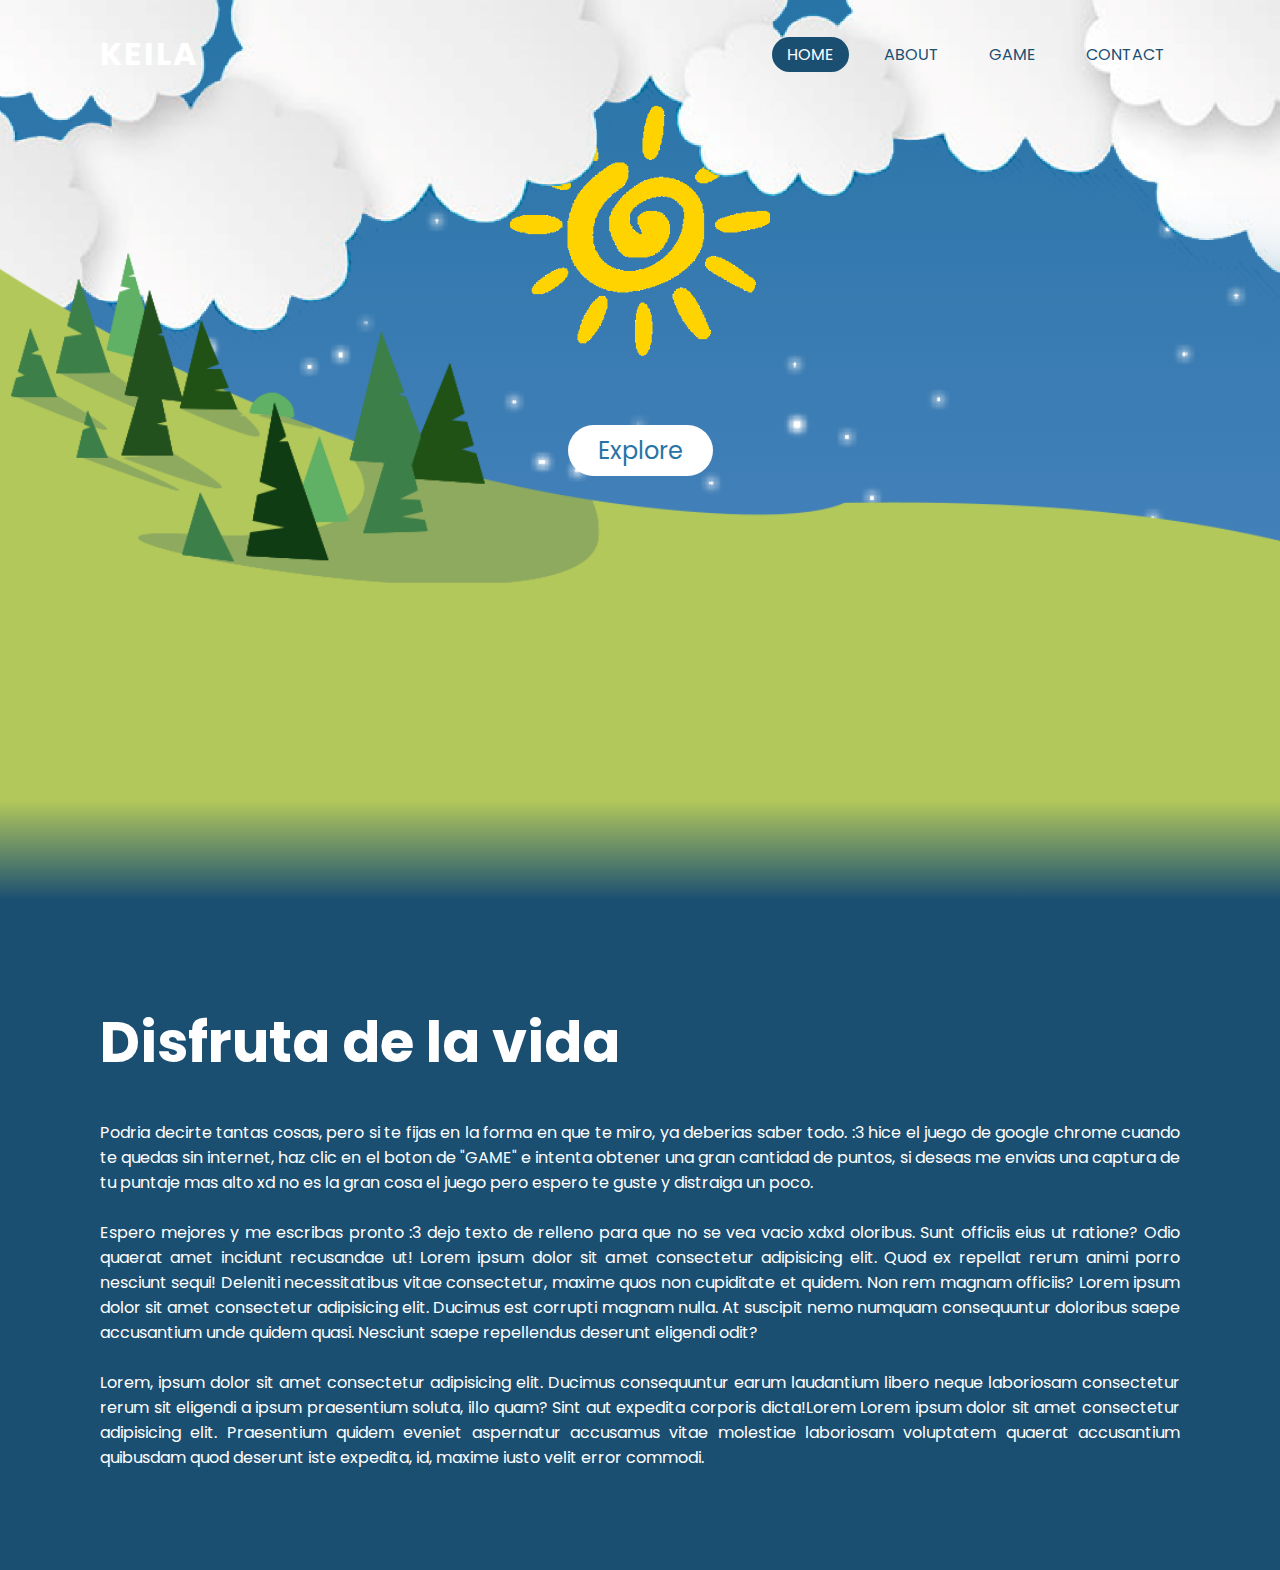
<file: page/index.html>
<!DOCTYPE html>
<html lang="en">
<head>
    <meta charset="UTF-8">
    <meta http-equiv="X-UA-Compatible" content="IE=edge">
    <meta name="viewport" content="width=device-width, initial-scale=1.0">
    <title>con mucho love :3</title>
    <link rel="stylesheet" href="style.css">
    <link rel="preconnect" href="https://fonts.googleapis.com">
    <link rel="preconnect" href="https://fonts.gstatic.com" crossorigin>
    <link href="https://fonts.googleapis.com/css2?family=Poppins:wght@600&display=swap" rel="stylesheet"> 
</head>
<body>
    <header>
        <a href="#" class="k">KEILA</a>
        <ul>
            <li><a href="index.html" id="active">HOME</a></li>
            <li><a href="about.html">ABOUT</a></li>
            <li><a href="juego.html">GAME</a></li>
            <li><a href="https://wa.link/uboev3">CONTACT</a></li>
        </ul>
    </header>
    <section>
        <img src="est.png" class="star" id="stars">
        <img src="ssss.png" class="sun" id="sol">
        <img src="nub.png" alt="" id="nub">
        <h2 id="text">Espero Mejores</h2>
        <a href="#sec" id="btn">Explore</a>
        <img src="montanias.png" class="mont" id="monta">
    </section>
    <div class="sec" id="sec">
        <h2>Disfruta de la vida</h2>
        <br>
        <p>Podria decirte tantas cosas, pero si te fijas en la forma en que te miro, ya deberias saber todo. :3 
            hice el juego de google chrome cuando te quedas sin internet, haz clic en el boton de "GAME" e intenta obtener una gran cantidad de puntos, si deseas me envias una captura de tu puntaje mas alto xd no es la gran cosa el juego pero espero te guste y distraiga un poco.
            <br><br>
            Espero mejores y me escribas pronto :3 dejo texto de relleno para que no se vea vacio xdxd oloribus. Sunt officiis eius ut ratione? Odio quaerat amet incidunt recusandae ut! Lorem ipsum dolor sit amet consectetur adipisicing elit. Quod ex repellat rerum animi porro nesciunt sequi! Deleniti necessitatibus vitae consectetur, maxime quos non cupiditate et quidem. Non rem magnam officiis? Lorem ipsum dolor sit amet consectetur adipisicing elit. Ducimus est corrupti magnam nulla. At suscipit nemo numquam consequuntur doloribus saepe accusantium unde quidem quasi. Nesciunt saepe repellendus deserunt eligendi odit? <br> <br>
        Lorem, ipsum dolor sit amet consectetur adipisicing elit. Ducimus consequuntur earum laudantium libero neque laboriosam consectetur rerum sit eligendi a ipsum praesentium soluta, illo quam? Sint aut expedita corporis dicta!Lorem Lorem ipsum dolor sit amet consectetur adipisicing elit. Praesentium quidem eveniet aspernatur accusamus vitae molestiae laboriosam voluptatem quaerat accusantium quibusdam quod deserunt iste expedita, id, maxime iusto velit error commodi. <br></p>
    </div>

    <script>
        alert('Ingresa desde una PC o se vera feo :,c')
        let stars = document.getElementById('stars');
        let sun = document.getElementById('sol');
        let mont = document.getElementById('mont');
        let text = document.getElementById('text');
        let btn = document.getElementById('btn');
        let nub = document.getElementById('nub');

        window.addEventListener('scroll', function(){
            let value = window.scrollY;
            nub.style.bottom = value * 5 + 'px';
            text.style.marginRight = value * 3 + 'px';
            btn.style.marginTop = value * 1.25 + 'px';
            stars.style.left = value * 0.25 + 'px';
            sun.style.top = value * 0.75 + 'px';
            mont.style.top = value * 0.5 + 'px';
            
            
        })


    </script>
    
</body>
</html>
</file>
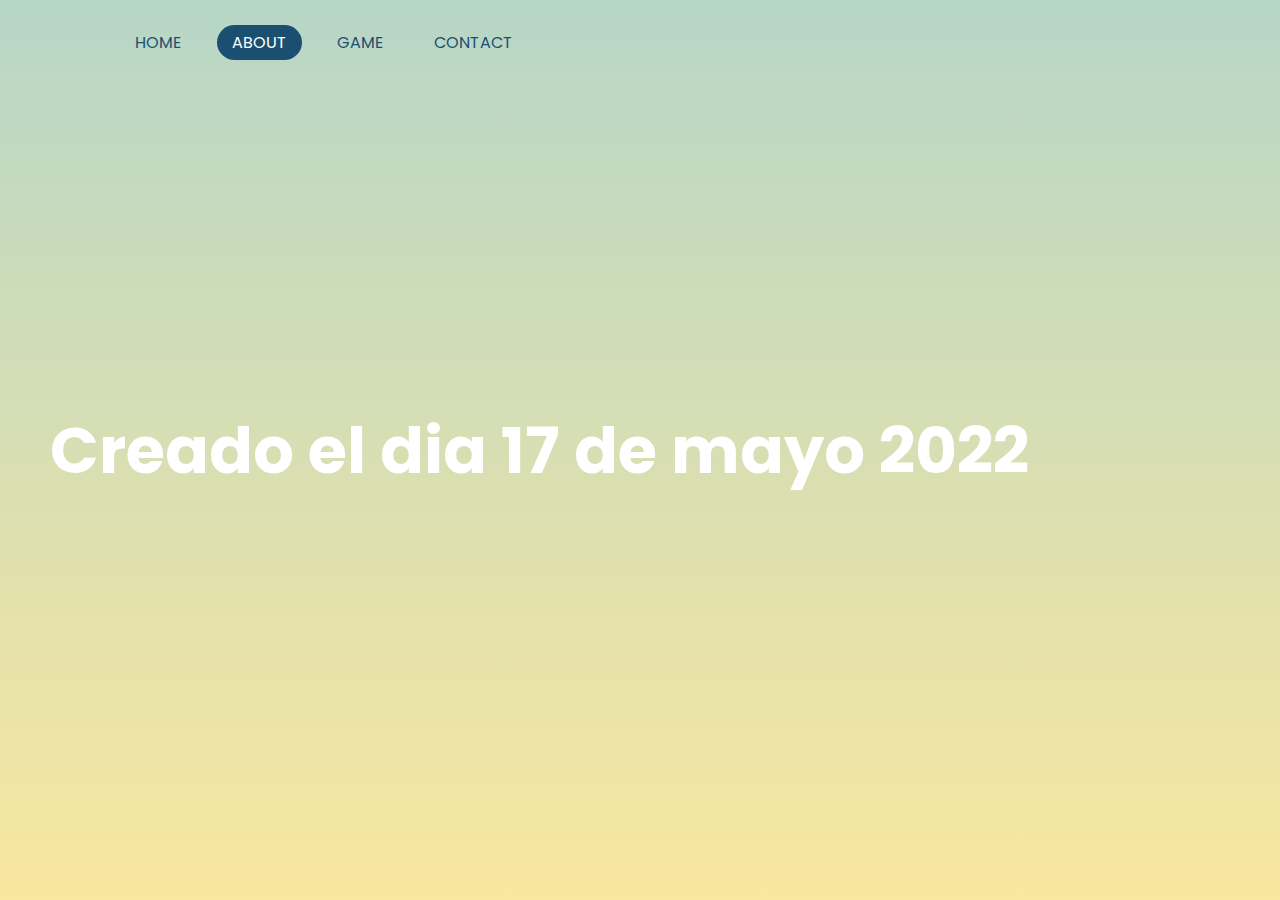
<file: page/about.html>
<!DOCTYPE html>
<html lang="en">
<head>
    <meta charset="UTF-8">
    <meta http-equiv="X-UA-Compatible" content="IE=edge">
    <meta name="viewport" content="width=device-width, initial-scale=1.0">
    <title>ABOUT</title>
    <link rel="preconnect" href="https://fonts.googleapis.com">
    <link rel="preconnect" href="https://fonts.gstatic.com" crossorigin>
    <link href="https://fonts.googleapis.com/css2?family=Poppins:wght@600&display=swap" rel="stylesheet"> 
    <link rel="stylesheet" href="style.css">
    <style>
        *{
            padding: 0;
            margin: 0;
            font-family: 'Poppins', sans-serif;
        }
        body{
            height: 100vh;
            background:   linear-gradient(#b7d6c7,  #f9e79f )  ;
            display: flex;
            align-items: center;
        }
        #tex{
            position: absolute;
            color:#fff;
            white-space: nowrap;
            font-size: 5vw;
            z-index: 11;
            padding: 50px;
            
        }
    </style>
</head>
<body>
    <header>
        <ul>
            <li><a href="index.html" >HOME</a></li>
            <li><a href="about.html" id="active">ABOUT</a></li>
            <li><a href="juego.html" >GAME</a></li>
            <li><a href="https://wa.link/uboev3">CONTACT</a></li>
        </ul>
    </header>
    <h2 id="tex">Creado el dia 17 de mayo 2022</h2>
</body>
</html>
</file>
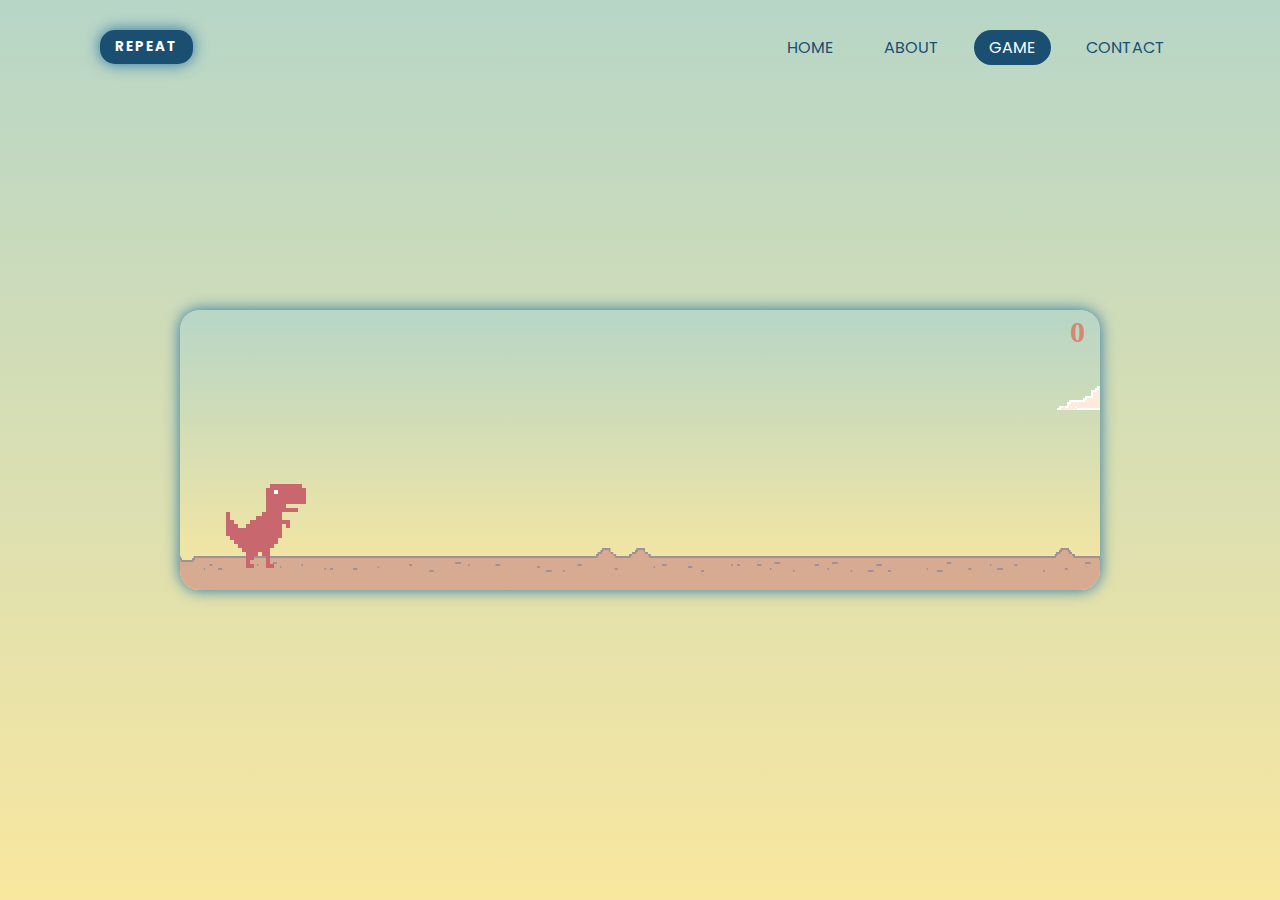
<file: page/juego.html>
<!DOCTYPE html>
<html lang="en">
<head>
    <meta charset="UTF-8">
    <meta http-equiv="X-UA-Compatible" content="IE=edge">
    <meta name="viewport" content="width=device-width, initial-scale=1.0">
    <title>GAME :3</title>
    <link rel="stylesheet" href="style.css">
    <link rel="preconnect" href="https://fonts.googleapis.com">
    <link rel="preconnect" href="https://fonts.gstatic.com" crossorigin>
    <link href="https://fonts.googleapis.com/css2?family=Poppins:wght@600&display=swap" rel="stylesheet"> 
    <style>
        *{
            padding: 0;
            margin: 0;
            font-family: 'Poppins', sans-serif;
        }
        body{
            height: 100vh;
            background:   linear-gradient(#b7d6c7,  #f9e79f )  ;
            display: flex;
            align-items: center;
        }
        .contenedor{
            width: 920px;
            height: 280px;
            margin: 0 auto;
            position: relative;
            background: linear-gradient(#b7d6c7,  #f9e79f  );
            overflow: hidden;
            transition: background-color 1s linear;
            box-shadow: 0 0 15px 0   #2874a6;
            border-radius: 20px ;
        }

        .mediodia{
            background-color: #ffdcf3;

        }

        .tarde{
            background-color: #ffadad;
        }

        .noche{
            background-color: #aca8c7;
        }

        .dino{
            width: 84px;
            height: 84px;
            position: absolute;
            bottom: 22px;
            left: 42px;
            z-index: 2;
            background: url(dino.png) repeat-x 0px 0px;
            background-size: 336px 84px;
            background-position-x: 0px;
        }

        .dino-corriendo{
            animation: animarDino 0.25s steps(2) infinite;
        }

        .dino-estrellado{
            background-position-x:  -252px;
        }
        
        .suelo{
            width: 200%;
            height: 42px;
            position: absolute;
            bottom: 0;
            left: 0;
            background: url(suelo.png) repeat-x 0px 0px;
            background-size: 50% 42px;
        }

        .cactus{
            width: 46px;
            height: 96px;

            position: absolute;
            bottom: 16px;
            left: 600px;
            z-index: 1;

            background: url(cactus.png) no-repeat;
        }

        .cactus2{
            width: 98px;
            height: 66px;
            background: url(cactus2.png) no-repeat;
        }

        .nube{
            width: 92px;
            height: 26px;

            position: absolute;
            z-index: 0;

            background: url(nube.png) no-repeat;
            background-size: 92px 26px;
        }

        .score{
            width: 100px;
            height: 30px;

            position: absolute;
            top: 5px;
            right: 15px;
            z-index: 19;

            color: #d48872;
            font-family: Verdana;
            font-size: 30px;
            font-weight: bold;
            text-align: right;
        }
        .game-over{
            display: none;

            position: absolute;
            width: 100%;

            text-align: center;
            color: #2874a6;
            font-size: 30px;
            font-family: verdana;
            font-weight: 700;
            
        }
        @keyframes animarDino {
            from{
                background-position-x: -84px;
            }
            to{
                background-position-x: -252px;
            }
        }
        .logo{
            background-color: #1b4f72;
            border-radius: 15px;
            padding: 7px 15px;
            border: none;
            box-shadow: 0 0 15px 0   #2874a6;
        }
    </style>
</head>
<body>
    <header>
        <button type="button" class="logo" onclick="repeat()">
            REPEAT
        </button>
        
        <ul>
            <li><a href="index.html" >HOME</a></li>
            <li><a href="about.html">ABOUT</a></li>
            <li><a href="juego.html" id="active">GAME</a></li>
            <li><a href="https://wa.link/uboev3">CONTACT</a></li>
        </ul>
    </header>
    <div class="contenedor">
        <div class="suelo">

        </div>
        <div class="dino dino-corriendo">

        </div>
        <div class="score">0
        </div>
    </div>
    <div class="game-over">
        GAME OVER
    </div>
     

    <script>
        
        //****** GAME LOOP ********//
        
        var time = new Date();
        var deltaTime = 0;
        
        if(document.readyState === "complete" || document.readyState === "interactive"){
            setTimeout(Init, 1);
        }else{
            document.addEventListener("DOMContentLoaded", Init); 
        }
        
        function Init() {
            time = new Date();
            Start();
            Loop();
        }
        
        function Loop() {
            deltaTime = (new Date() - time) / 1000;
            time = new Date();
            Update();
            requestAnimationFrame(Loop);
        }
        
        //****** GAME LOGIC ********//
        
        var sueloY = 22;
        var velY = 0;
        var impulso = 900;
        var gravedad = 2500;
        
        var dinoPosX = 42;
        var dinoPosY = sueloY; 
        
        var sueloX = 0;
        var velEscenario = 1280/3;
        var gameVel = 1;
        var score = 0;
        
        var parado = false;
        var saltando = false;
        
        var tiempoHastaObstaculo = 2;
        var tiempoObstaculoMin = 0.7;
        var tiempoObstaculoMax = 1.8;
        var obstaculoPosY = 16;
        var obstaculos = [];
        
        var tiempoHastaNube = 0.5;
        var tiempoNubeMin = 0.7;
        var tiempoNubeMax = 2.7;
        var maxNubeY = 270;
        var minNubeY = 100;
        var nubes = [];
        var velNube = 0.5;
        
        var contenedor;
        var dino;
        var textoScore;
        var suelo;
        var gameOver;
        
        function Start() {
            gameOver = document.querySelector(".game-over");
            suelo = document.querySelector(".suelo");
            contenedor = document.querySelector(".contenedor");
            textoScore = document.querySelector(".score");
            dino = document.querySelector(".dino");
            document.addEventListener("keydown", HandleKeyDown);
        }
        
        function Update() {
            if(parado) return;
            
            MoverDinosaurio();
            MoverSuelo();
            DecidirCrearObstaculos();
            DecidirCrearNubes();
            MoverObstaculos();
            MoverNubes();
            DetectarColision();
        
            velY -= gravedad * deltaTime;
        }
        
        function HandleKeyDown(ev){
            if(ev.keyCode == 32){
                Saltar();
            }
        }
        
        function Saltar(){
            if(dinoPosY === sueloY){
                saltando = true;
                velY = impulso;
                dino.classList.remove("dino-corriendo");
            }
        }
        
        function MoverDinosaurio() {
            dinoPosY += velY * deltaTime;
            if(dinoPosY < sueloY){
                
                TocarSuelo();
            }
            dino.style.bottom = dinoPosY+"px";
        }
        
        function TocarSuelo() {
            dinoPosY = sueloY;
            velY = 0;
            if(saltando){
                dino.classList.add("dino-corriendo");
            }
            saltando = false;
        }
        
        function MoverSuelo() {
            sueloX += CalcularDesplazamiento();
            suelo.style.left = -(sueloX % contenedor.clientWidth) + "px";
        }
        
        function CalcularDesplazamiento() {
            return velEscenario * deltaTime * gameVel;
        }
        
        function Estrellarse() {
            dino.classList.remove("dino-corriendo");
            dino.classList.add("dino-estrellado");
            parado = true;
        }
        
        function DecidirCrearObstaculos() {
            tiempoHastaObstaculo -= deltaTime;
            if(tiempoHastaObstaculo <= 0) {
                CrearObstaculo();
            }
        }
        
        function DecidirCrearNubes() {
            tiempoHastaNube -= deltaTime;
            if(tiempoHastaNube <= 0) {
                CrearNube();
            }
        }
        
        function CrearObstaculo() {
            var obstaculo = document.createElement("div");
            contenedor.appendChild(obstaculo);
            obstaculo.classList.add("cactus");
            if(Math.random() > 0.5) obstaculo.classList.add("cactus2");
            obstaculo.posX = contenedor.clientWidth;
            obstaculo.style.left = contenedor.clientWidth+"px";
        
            obstaculos.push(obstaculo);
            tiempoHastaObstaculo = tiempoObstaculoMin + Math.random() * (tiempoObstaculoMax-tiempoObstaculoMin) / gameVel;
        }
        
        function CrearNube() {
            var nube = document.createElement("div");
            contenedor.appendChild(nube);
            nube.classList.add("nube");
            nube.posX = contenedor.clientWidth;
            nube.style.left = contenedor.clientWidth+"px";
            nube.style.bottom = minNubeY + Math.random() * (maxNubeY-minNubeY)+"px";
            
            nubes.push(nube);
            tiempoHastaNube = tiempoNubeMin + Math.random() * (tiempoNubeMax-tiempoNubeMin) / gameVel;
        }
        
        function MoverObstaculos() {
            for (var i = obstaculos.length - 1; i >= 0; i--) {
                if(obstaculos[i].posX < -obstaculos[i].clientWidth) {
                    obstaculos[i].parentNode.removeChild(obstaculos[i]);
                    obstaculos.splice(i, 1);
                    GanarPuntos();
                }else{
                    obstaculos[i].posX -= CalcularDesplazamiento();
                    obstaculos[i].style.left = obstaculos[i].posX+"px";
                }
            }
        }
        
        function MoverNubes() {
            for (var i = nubes.length - 1; i >= 0; i--) {
                if(nubes[i].posX < -nubes[i].clientWidth) {
                    nubes[i].parentNode.removeChild(nubes[i]);
                    nubes.splice(i, 1);
                }else{
                    nubes[i].posX -= CalcularDesplazamiento() * velNube;
                    nubes[i].style.left = nubes[i].posX+"px";
                }
            }
        }
        
        function GanarPuntos() {
            score++;
            textoScore.innerText = score;
            if(score == 5){
                gameVel = 1.5;
                contenedor.classList.add("mediodia");
            }else if(score == 10) {
                gameVel = 2;
                contenedor.classList.add("tarde");
            } else if(score == 20) {
                gameVel = 3;
                contenedor.classList.add("noche");
            }
            suelo.style.animationDuration = (3/gameVel)+"s";
        }
        
        function GameOver() {
            Estrellarse();
            gameOver.style.display = "block";
        }
        
        function DetectarColision() {
            for (var i = 0; i < obstaculos.length; i++) {
                if(obstaculos[i].posX > dinoPosX + dino.clientWidth) {
                    //EVADE
                    break; //al estar en orden, no puede chocar con más
                }else{
                    if(IsCollision(dino, obstaculos[i], 10, 30, 15, 20)) {
                        GameOver();
                    }
                }
            }
        }
        
        function IsCollision(a, b, paddingTop, paddingRight, paddingBottom, paddingLeft) {
            var aRect = a.getBoundingClientRect();
            var bRect = b.getBoundingClientRect();
        
            return !(
                ((aRect.top + aRect.height - paddingBottom) < (bRect.top)) ||
                (aRect.top + paddingTop > (bRect.top + bRect.height)) ||
                ((aRect.left + aRect.width - paddingRight) < bRect.left) ||
                (aRect.left + paddingLeft > (bRect.left + bRect.width))
            );
        }
        
        function repeat(){
            location.href = 'juego.html'
        }
        </script>
</body>
</html>
</file>
<file: page/style.css>
*{
    margin: 0;
    padding: 0;
    box-sizing: border-box;
    font-family: 'Poppins', sans-serif;
    scroll-behavior: smooth;
    text-align: justify;

}
body{
    min-height: 100vh;
    overflow-x: hidden;
    background: linear-gradient( #2874a6  , #7597de);
}
header{
    position: absolute;
    top: 0;
    left: 0;
    width: 100%;
    padding: 30px 100px;
    display: flex;
    justify-content: space-between;
    align-items: center;
    z-index: 1000;
}
header .logo{
    color: #fff;
    font-weight: 700;
    text-decoration: none;
    
    text-transform: uppercase;
    letter-spacing: 2px;

}
header .k{
    color: #fff;
    font-weight: 700;
    text-decoration: none;
    font-size: 2em;    
    text-transform: uppercase;
    letter-spacing: 2px;

}


header ul{
    display: flex;
    justify-content: center;
    align-items: center;

}
header ul li{
    list-style: none;
    margin-left: 20px;
}
header ul li a{
    text-decoration: none;
    padding: 6px 15px;
    color: #1b4f72;
    border-radius: 20px;
}
header ul li a:hover{
    background-color: #1b4f72;
    color: #fff;
    box-shadow: 0 0 15px 0   #2874a6;
}
header ul li #active{
    background-color: #1b4f72;
    color: #fff;
}
section{
    position: relative;
    width: 100%;
    height: 100vh;
    padding: 100px;
    display: flex;
    justify-content: center;
    align-items: center;
}

section::before{
    content: '';
    position: absolute;
    bottom: 0;
    width: 100%;
    height: 100px;
    background: linear-gradient(to top,  #1b4f72, transparent);
    z-index: 1000;
}
section img{
    position: absolute;
    top: 0;
    left: 0;
    bottom: 0;
    width: 100%;
    height: 100%;
    object-fit: cover;
    pointer-events: none;
}
section img#monta{
    z-index: 10;
}
#text{
    position: absolute;
    right: -850px;
    color:#fff;
    white-space: nowrap;
    font-size: 7.5vw;
    z-index: 11;
    transform: translateY(100px);
}
#btn{
    text-decoration: none;
    display: inline-block;
    padding: 8px 30px;
    border-radius: 40px;
    background: #fff;
    color: #2874a6;
    font-size: 1.5em;
    z-index: 11;
}
.sec{
    position: relative;
    padding: 100px;
    background:  #1b4f72;
    
    z-index: 1000;
}
.sec h2{
    font-size: 3.5em;
    margin-bottom: 10px;
    color: #fff;
}
.sec p{
    font-size: 1em;
    color: #fff;
}
</file>
